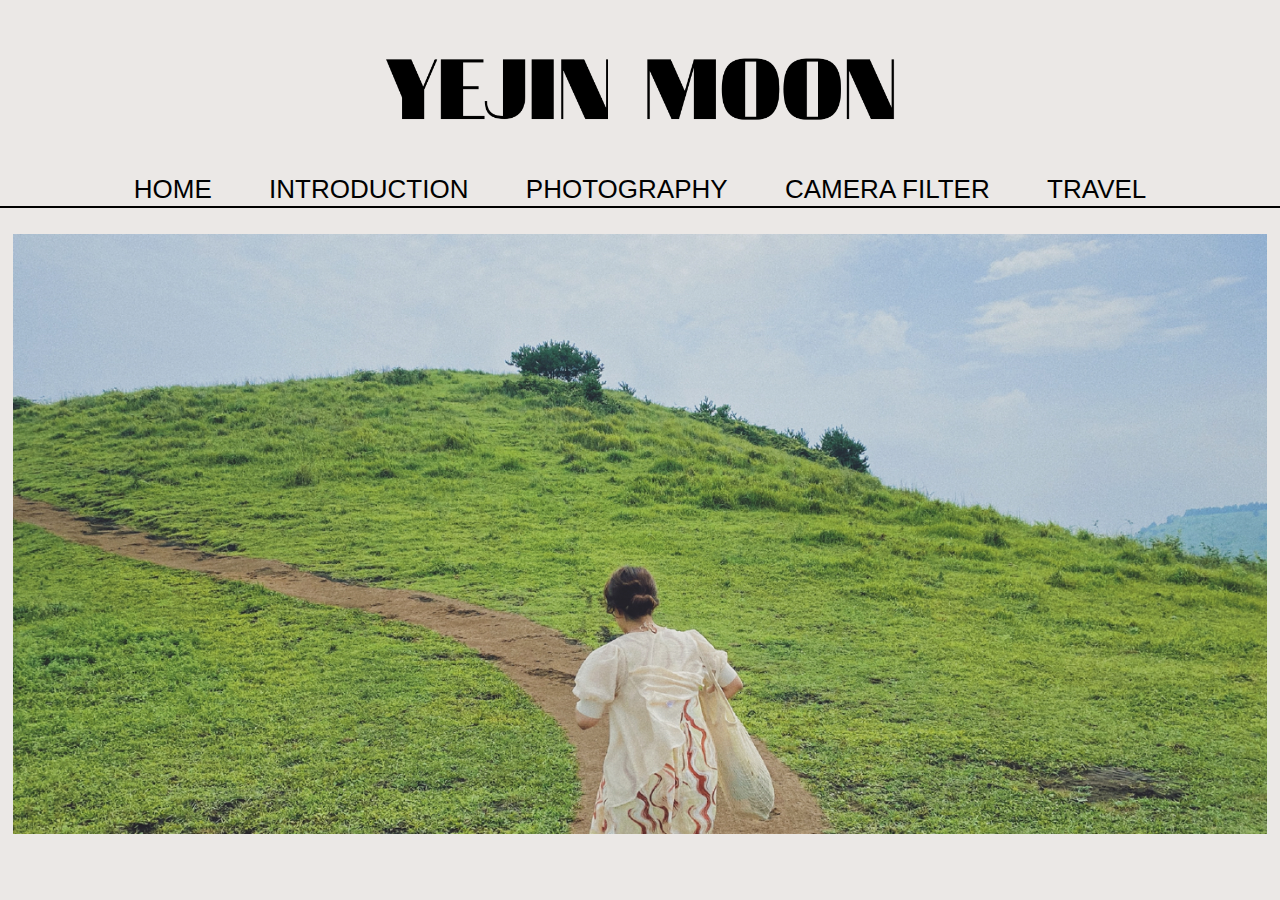
<file: index.html>
<!doctype html>
<html>
<head>
  <title>Yejin Moon</title>
  <meta charset="utf-8">

  <link rel="stylesheet" href="css/style.css">

  <script>
    window.dataLayer = window.dataLayer || [];
    function gtag(){dataLayer.push(arguments);}
    gtag('js', new Date());

    gtag('config', 'G-S90TQ358JW');
  </script>
</head>

<body>

  <div id="logo">
    <a href="index.html">
    <img src="images/logo.png" width=40%> </a>
  </div>

  <nav>
    <ul>
      <li><a href="index.html">HOME</a></li>
      <li><a href="1.introduction.html">INTRODUCTION</a></li>
      <li><a href="2.photography.html">PHOTOGRAPHY</a></li>
      <li><a href="3.insta filter.html">CAMERA FILTER</a>
        <div class="sub-menu">
          <a href="filter1.html">FILM MOOD</a>
          <a href="filter2.html">FILM MOOD BW</a>
          <a href="filter3.html">FILM MOOD 2</a>
          <a href="filter4.html">FILM MOOD FRAME</a>
          <a href="filter5.html">FILM MOOD LIGHT</a>
        </div>
      </li>
      <li><a href="4.travel.html">TRAVEL</a></li>
    </ul>
</nav>

    <div id="main">
        <p><img src="images/bg img.jpg"width="98%"></p>
    </div>
</body>
</html>
</file>
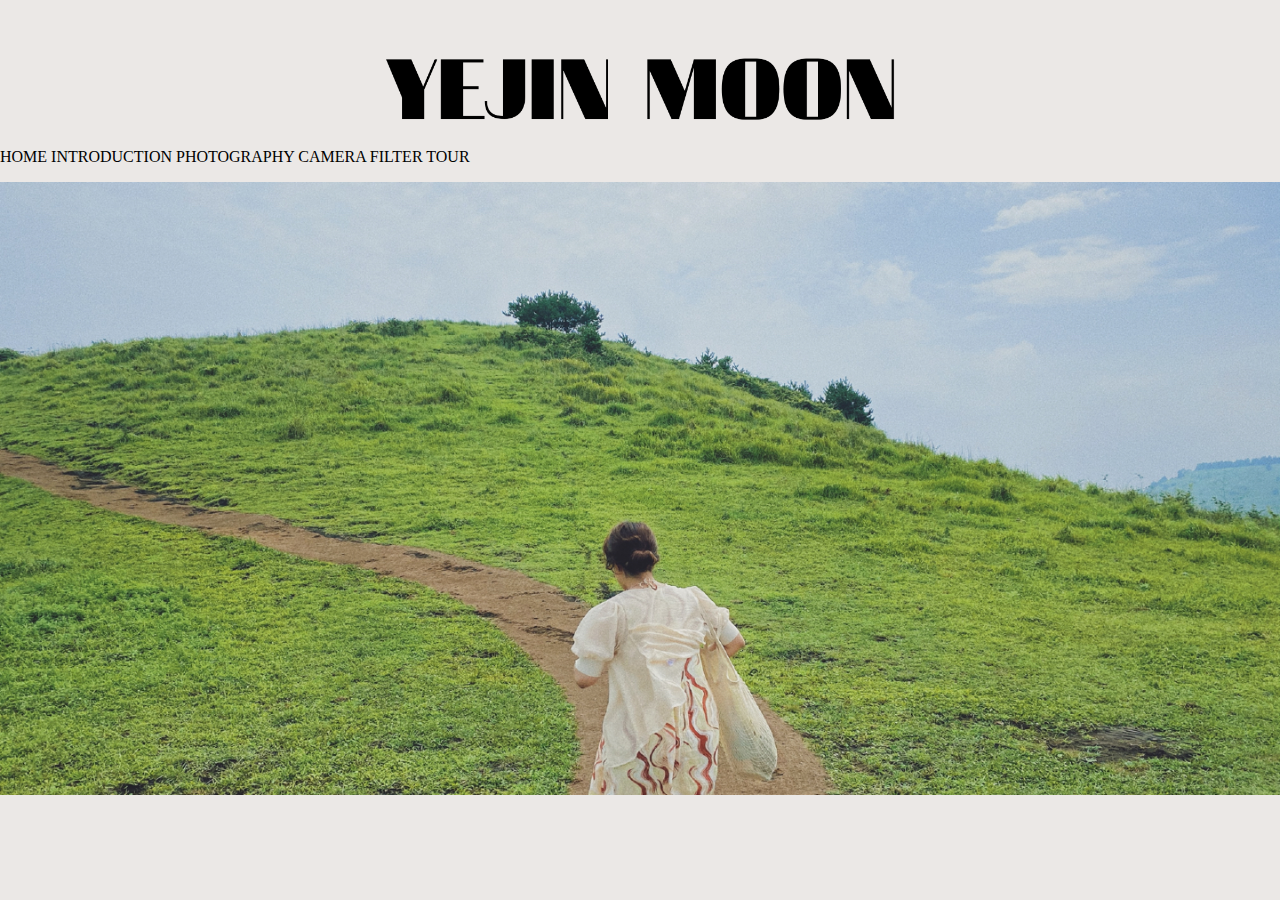
<file: 0.index.html>
<!doctype html>
<html>
<head>
  <title>Yejin Moon</title>
  <meta charset="utf-8">
  <link rel="stylesheet" href="css/style.css">
  <link rel="preconnect" href="https://fonts.gstatic.com">
  <link href="https://fonts.googleapis.com/css2?family=Playfair+Display:wght@500&family=Yeseva+One&display=swap" rel="stylesheet">
  <script>
    window.dataLayer = window.dataLayer || [];
    function gtag(){dataLayer.push(arguments);}
    gtag('js', new Date());

    gtag('config', 'G-S90TQ358JW');
  </script>
</head>

<body style="background-color:#ebe8e6;">

  <div id="logo">
    <a href="0.index.html">
    <img src="images/logo.png" width=40%> </a>
  </div>

  <div id="menu">
    <span><a href="0.index.html">HOME</a></span>
    <span><a href="1.introduction.html">INTRODUCTION</a></span>
    <span><a href="2.photography.html">PHOTOGRAPHY</a></span>
    <span><a href="3.insta filter.html">CAMERA FILTER</a></span>
    <span><a href="4.tour.html">TOUR</a></span>
  </div>

    <div id="main">
        <p><img src="images/bg img.jpg"width="100%"></p>
    </div>
</body>
</html>
</file>
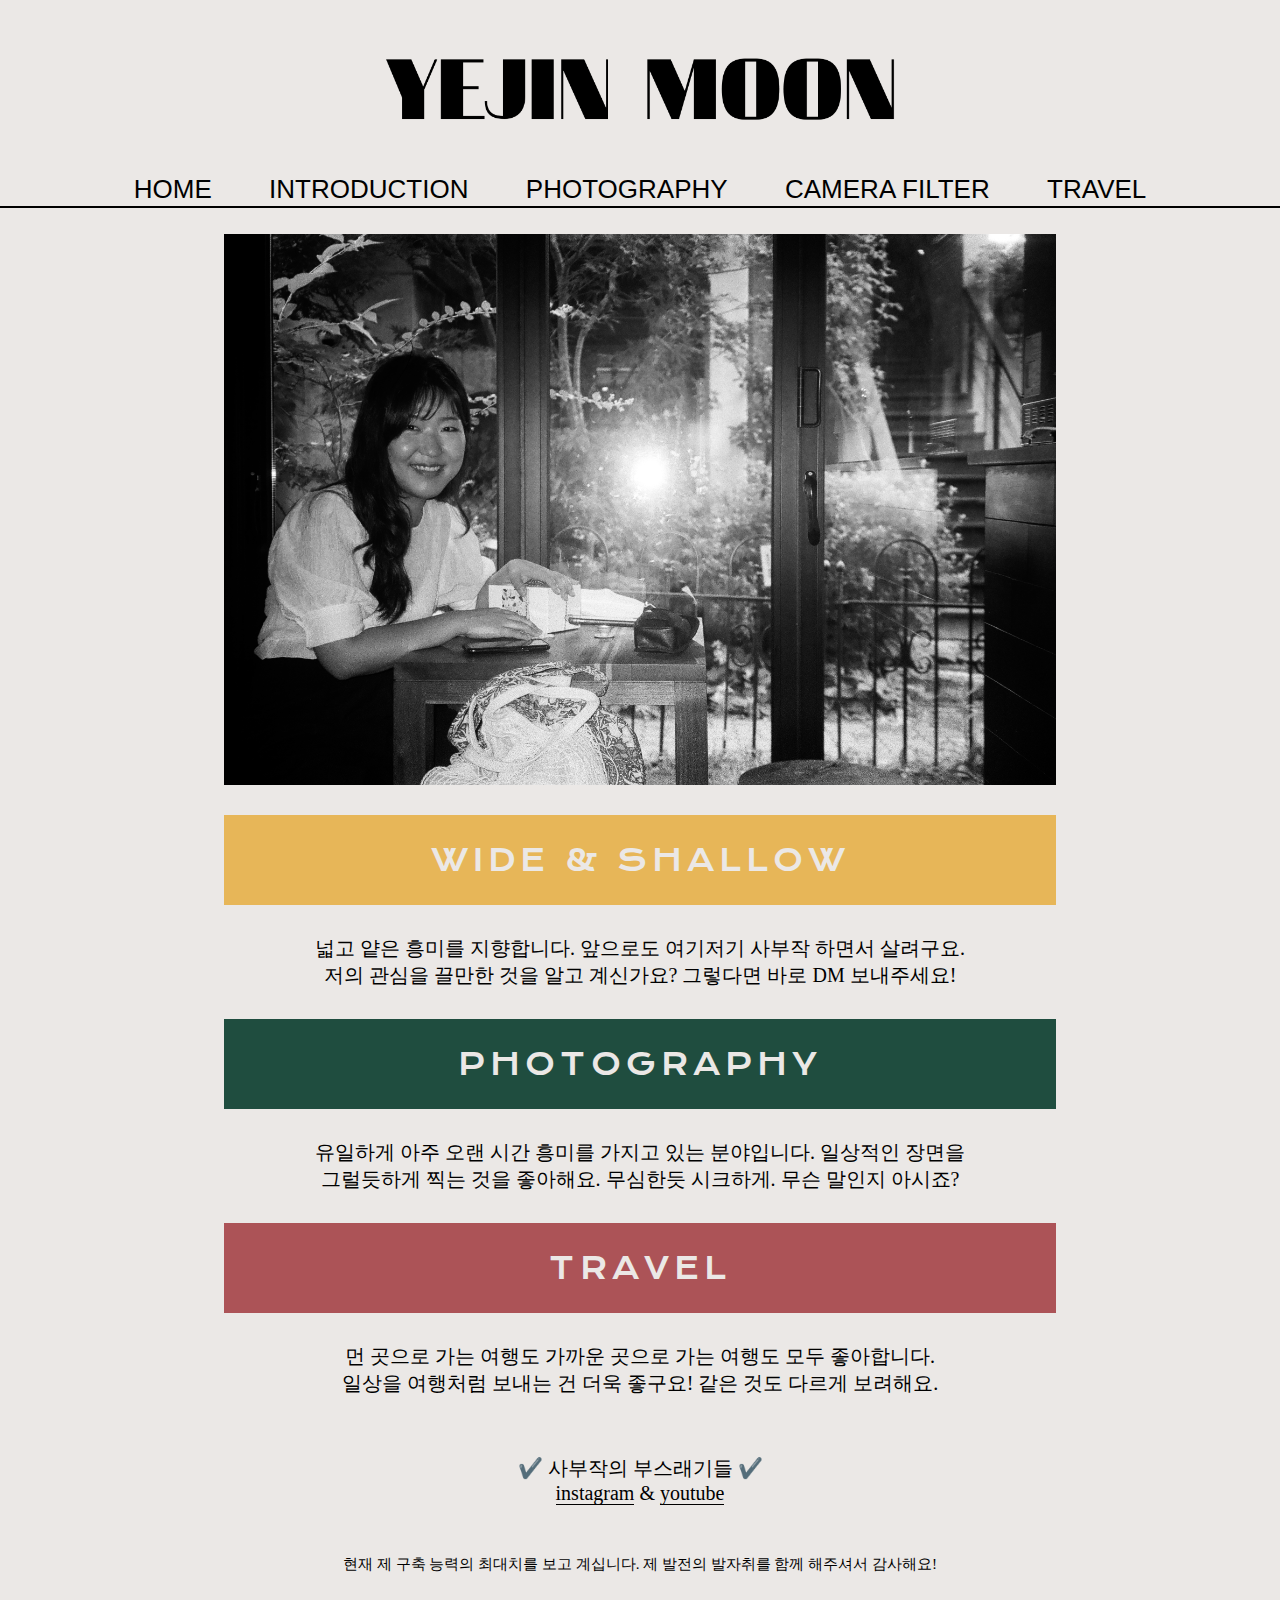
<file: 1.introduction.html>
<!DOCTYPE html>
<html>
<head>
  <title>Yejin Moon</title>
  <meta charset="utf-8">
  <link rel="stylesheet" href="css/style.css">

  <script>
    window.dataLayer = window.dataLayer || [];
    function gtag(){dataLayer.push(arguments);}
    gtag('js', new Date());

    gtag('config', 'G-S90TQ358JW');
  </script>
</head>

<body>

  <div id="logo">
    <a href="index.html">
    <img src="images/logo.png" width=40%> </a>
  </div>

  <nav>
    <ul>
      <li><a href="index.html">HOME</a></li>
      <li><a href="1.introduction.html">INTRODUCTION</a></li>
      <li><a href="2.photography.html">PHOTOGRAPHY</a></li>
      <li><a href="3.insta filter.html">CAMERA FILTER</a>
        <div class="sub-menu">
          <a href="filter1.html">FILM MOOD</a>
          <a href="filter2.html">FILM MOOD BW</a>
          <a href="filter3.html">FILM MOOD 2</a>
          <a href="filter4.html">FILM MOOD FRAME</a>
          <a href="filter5.html">FILM MOOD LIGHT</a>
        </div>
      </li>
      <li><a href="4.travel.html">TRAVEL</a></li>
    </ul>
</nav>

  <p><img src="images/introduction.jpg"width="65%"></p>

  <div class="intro_title">
    <p style="background-color:#e7b658;">
    WIDE & SHALLOW</P>
  </div>
  <div class="content-intro">
    <p>
      넓고 얕은 흥미를 지향합니다. 앞으로도 여기저기 사부작 하면서 살려구요.<br> 저의 관심을 끌만한 것을 알고 계신가요? 그렇다면 바로 DM 보내주세요!
    </p>
  </div>

  <div class="intro_title">
    <p style="background-color:#1f4d3f;">
    PHOTOGRAPHY</P>
  </div>
  <div class="content-intro">
    <p>
      유일하게 아주 오랜 시간 흥미를 가지고 있는 분야입니다. 일상적인 장면을<br>그럴듯하게 찍는 것을 좋아해요. 무심한듯 시크하게. 무슨 말인지 아시죠?
    </p>
  </div>

  <div class="intro_title">
    <p style="background-color:#ac5357;">
    TRAVEL</P>
  </div>
  <div class="content-intro">
    <p>
      먼 곳으로 가는 여행도 가까운 곳으로 가는 여행도 모두 좋아합니다.<br>일상을 여행처럼 보내는 건 더욱 좋구요! 같은 것도 다르게 보려해요.
    </p>
  </div>
  <br>
  <div class="content-intro">
    <p>✔️ 사부작의 부스래기들 ✔️<br><a href="https://www.instagram.com/diana_moooon/"
    target="_blank"
    style="border-bottom:1px solid;">
    instagram</a> &
    <a href="https://www.youtube.com/user/dpwls2588/"
    target="_blank"
    style="border-bottom:1px solid;">
     youtube</a>
    </p>
  </div>

  <div class="last_add">
      현재 제 구축 능력의 최대치를 보고 계십니다. 제 발전의 발자취를 함께 해주셔서 감사해요!
  </div>


    </body>
</html>
</file>
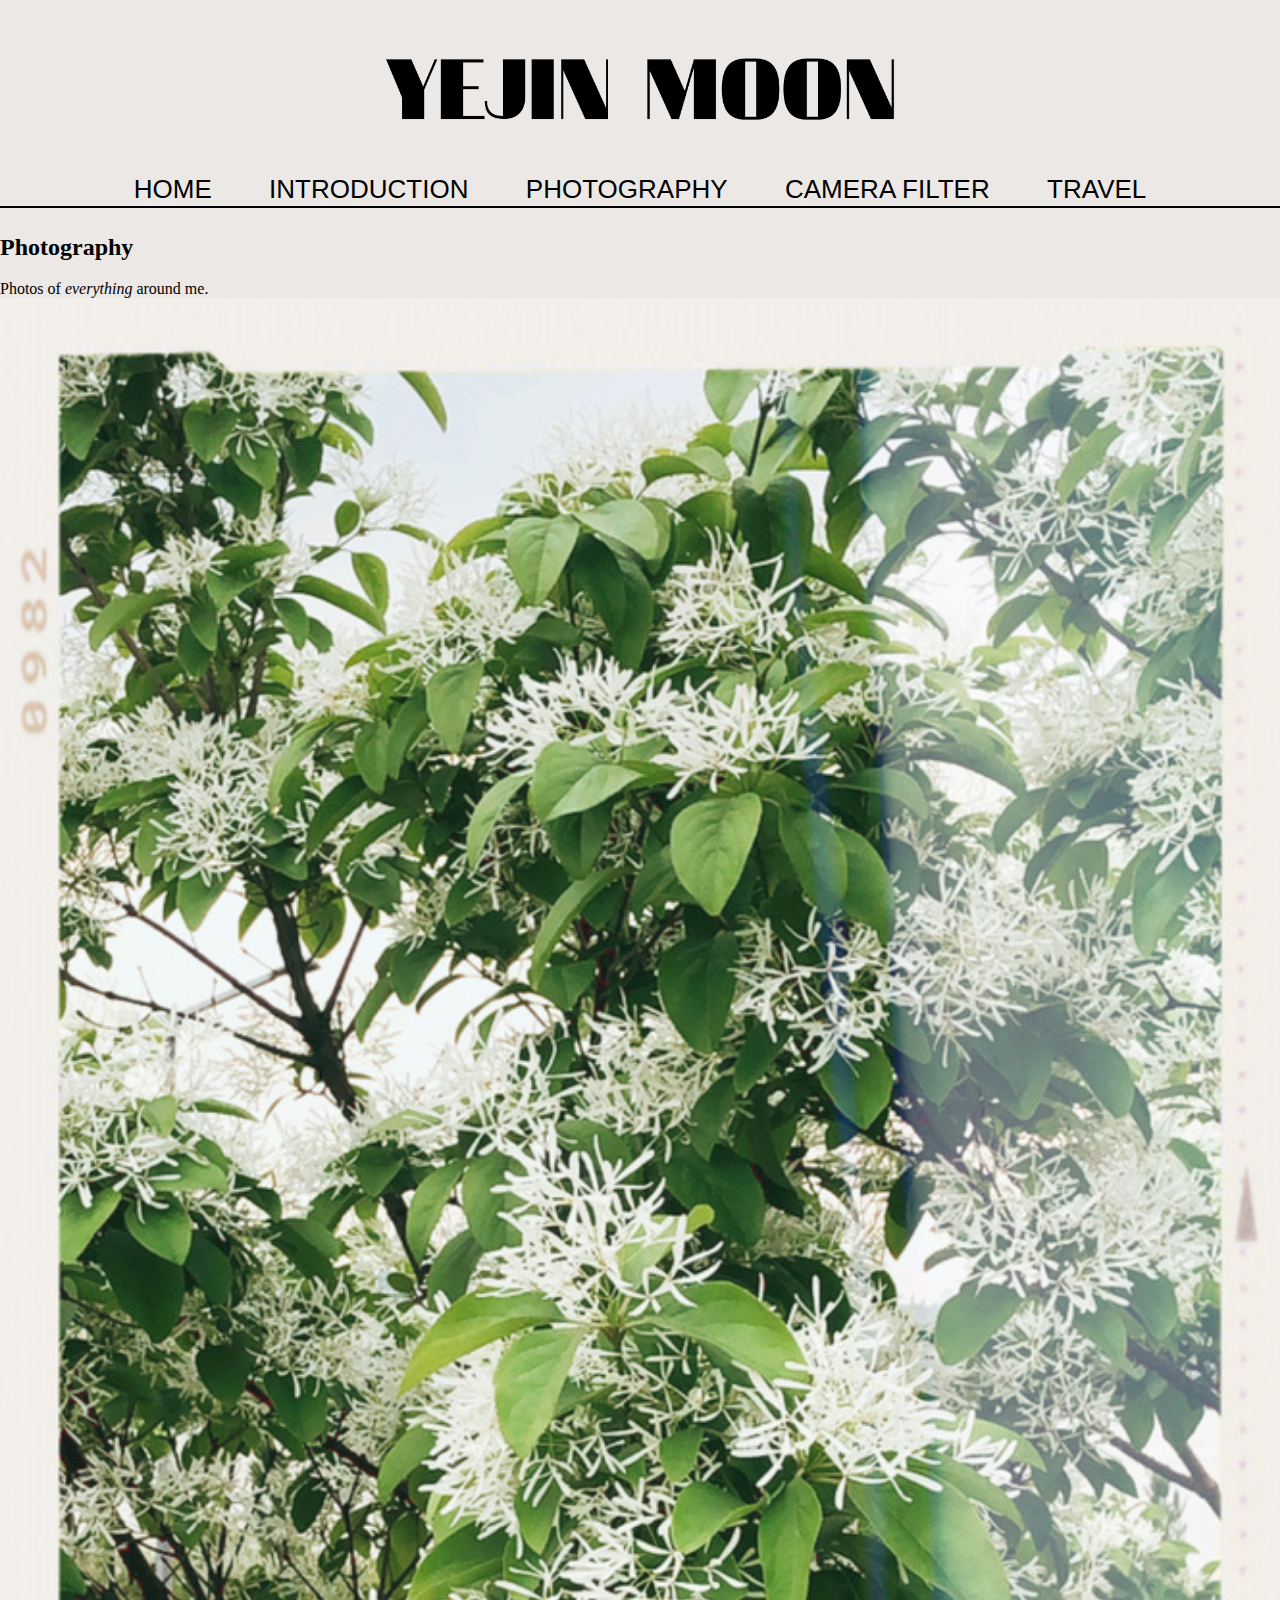
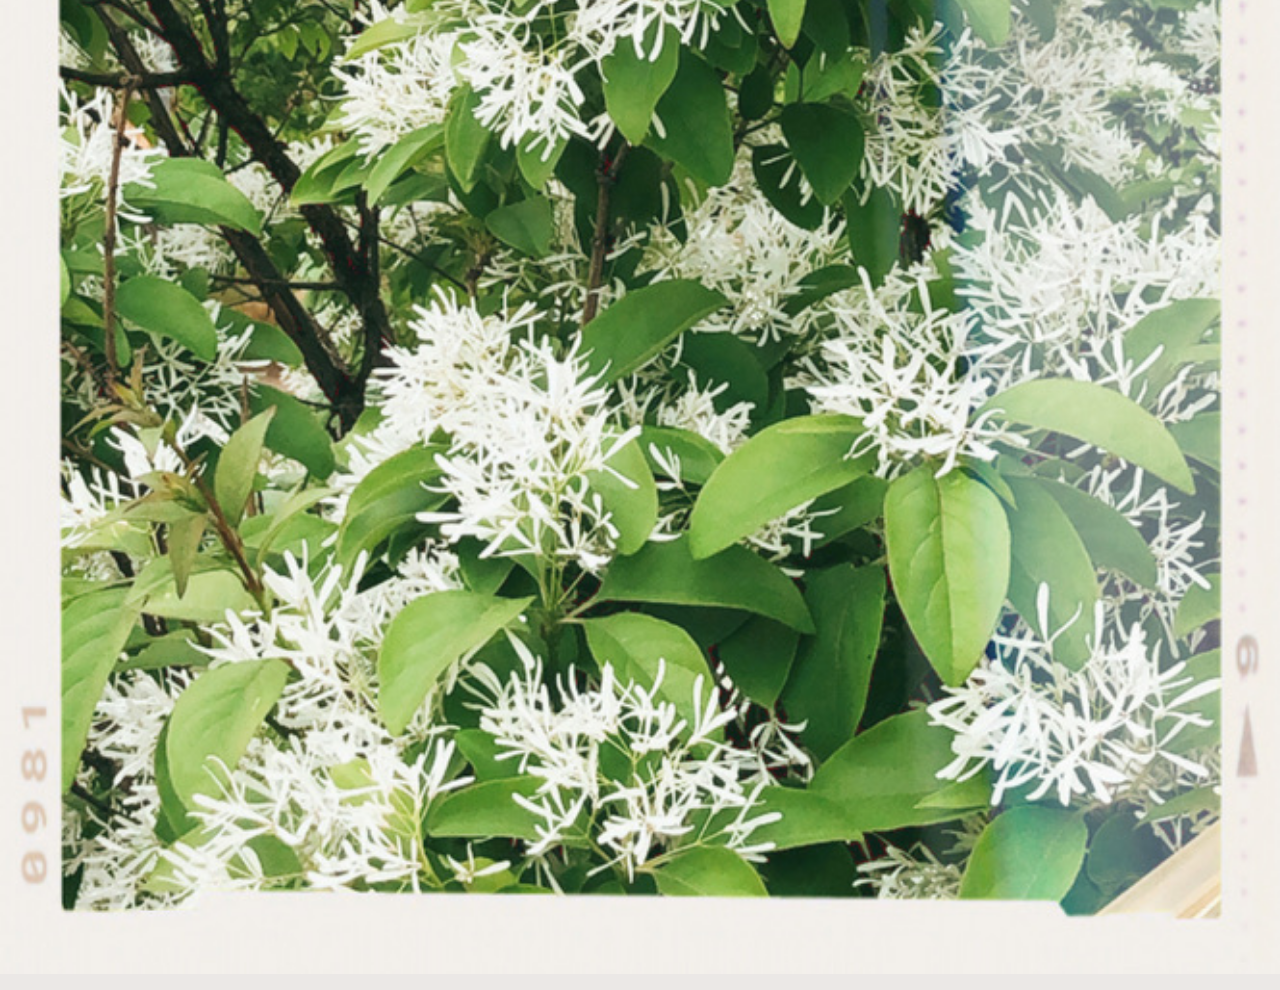
<file: 2.photography.html>
<!doctype html>
<html>
<head>
  <title>Diana Moooon - Photography</title>
  <link rel="stylesheet" href="css/style.css">
  <meta charset="utf-8">

  <!-- Global site tag (gtag.js) - Google Analytics -->
  <script async src="https://www.googletagmanager.com/gtag/js?id=G-S90TQ358JW"></script>
  <script>
    window.dataLayer = window.dataLayer || [];
    function gtag(){dataLayer.push(arguments);}
    gtag('js', new Date());

    gtag('config', 'G-S90TQ358JW');
  </script>
</head>

<body>

  <div id="logo">
    <a href="index.html">
      <img src="images/logo.png" width=40%> </a>
  </div>

  <nav>
    <ul>
      <li><a href="index.html">HOME</a></li>
      <li><a href="1.introduction.html">INTRODUCTION</a></li>
      <li><a href="2.photography.html">PHOTOGRAPHY</a></li>
      <li><a href="3.insta filter.html">CAMERA FILTER</a>
        <div class="sub-menu">
          <a href="filter1.html">FILM MOOD</a>
          <a href="filter2.html">FILM MOOD BW</a>
          <a href="filter3.html">FILM MOOD 2</a>
          <a href="filter4.html">FILM MOOD FRAME</a>
          <a href="filter5.html">FILM MOOD LIGHT</a>
        </div>
      </li>
      <li><a href="4.travel.html">TRAVEL</a></li>
    </ul>
  </nav>

  <div id="article">
    <h2>Photography</h2>
    <p>Photos of <i>everything</i> around me.<br>
    <img src="photo.jpeg"width="100%">
    </p>
  </div>

</body>
</html>
</file>
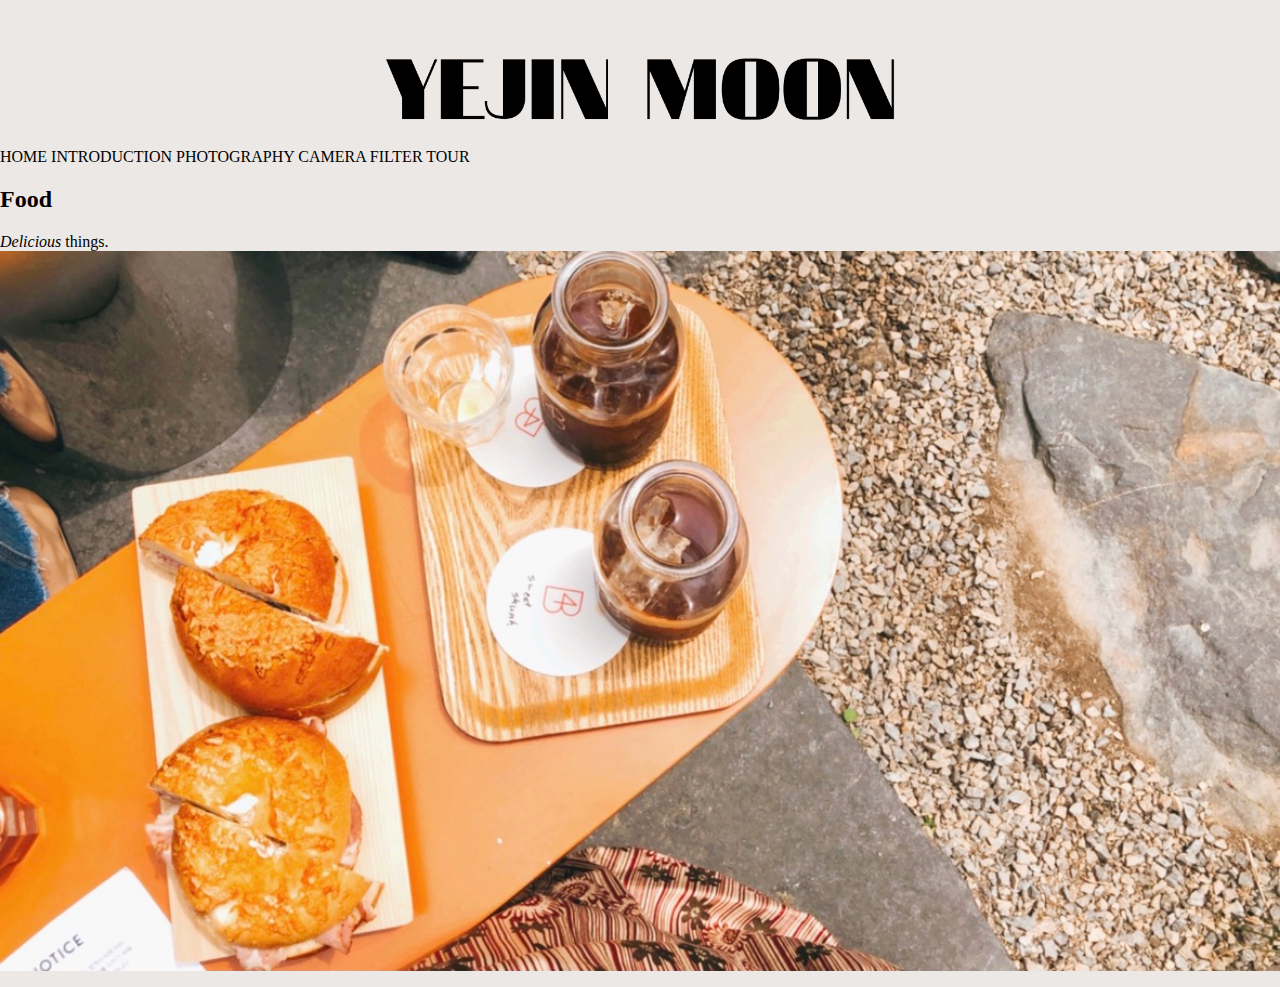
<file: 4.tour.html>
<!doctype html>
<html>
<head>
  <title>Diana Moooon - Food</title>
  <link rel="stylesheet" href="css/style.css">
  <link rel="preconnect" href="https://fonts.gstatic.com">
  <link href="https://fonts.googleapis.com/css2?family=Playfair+Display:wght@500&family=Yeseva+One&display=swap" rel="stylesheet">
  <meta charset="utf-8">
  <!-- Global site tag (gtag.js) - Google Analytics -->
  <script async src="https://www.googletagmanager.com/gtag/js?id=G-S90TQ358JW"></script>
  <script>
    window.dataLayer = window.dataLayer || [];
    function gtag(){dataLayer.push(arguments);}
    gtag('js', new Date());

    gtag('config', 'G-S90TQ358JW');
  </script>
</head>

<body style="background-color:#ebe8e6;">

    <div id="logo">
      <a href="index.html">
      <img src="images/logo.png" width=40%> </a>
    </div>

    <div id="menu">
      <span><a href="index.html">HOME</a></span>
      <span><a href="1.introduction.html">INTRODUCTION</a></span>
      <span><a href="2.photography.html">PHOTOGRAPHY</a></span>
      <span><a href="3.insta filter.html">CAMERA FILTER</a></span>
      <span><a href="4.tour.html">TOUR</a></span>
    </div>

      <div id="article">
      <h2>Food</h2>
      <p><i>Delicious</i> things.<br>
      <img src="food.jpeg"width="100%">
      </p>
    </div>
  </div>

</body>
</html>
</file>
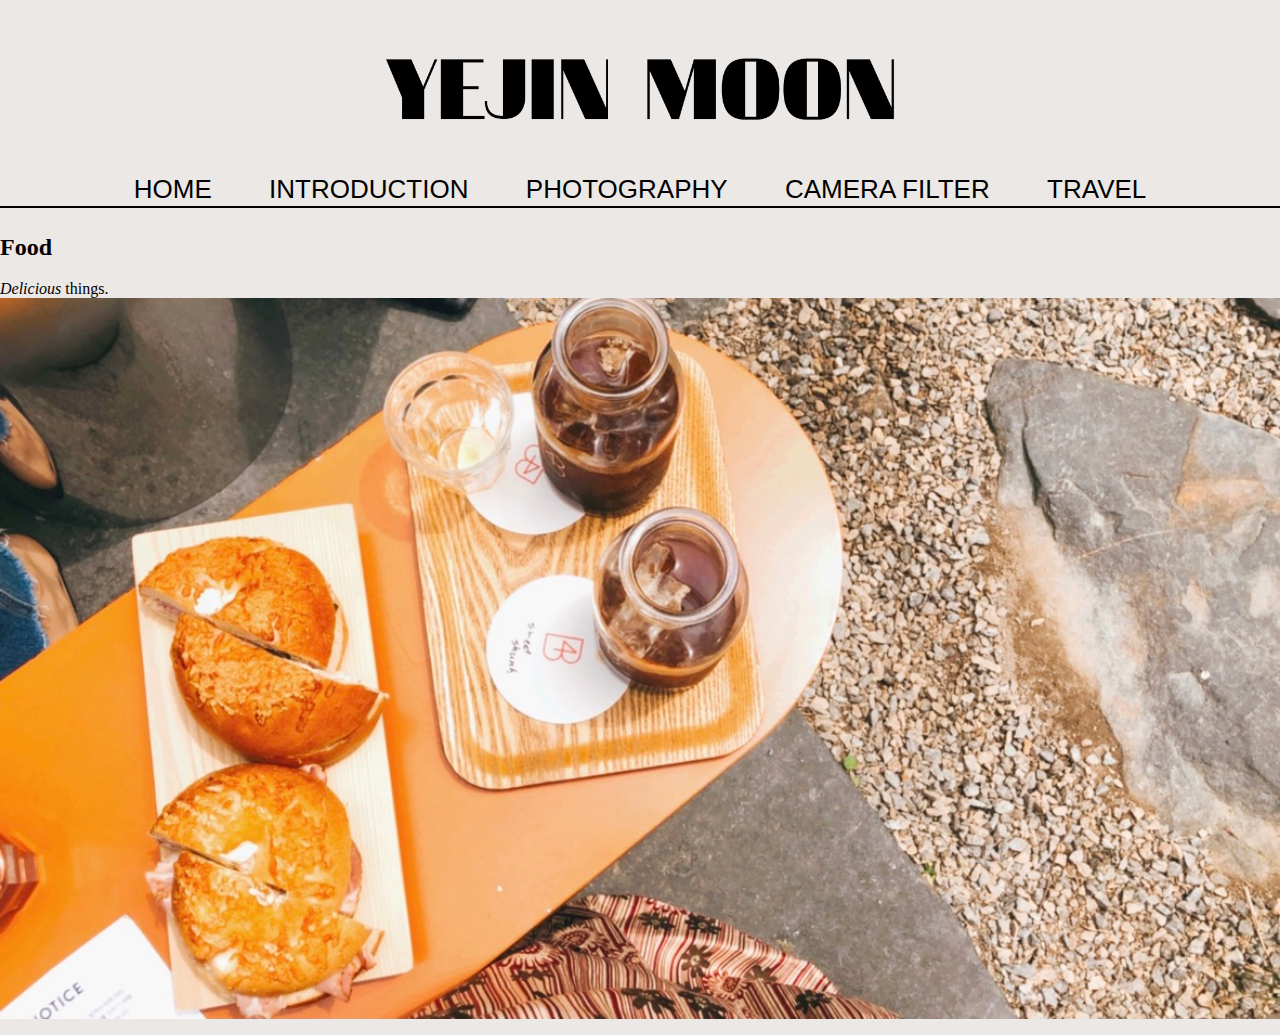
<file: 4.travel.html>
<!doctype html>
<html>
<head>
  <title>Diana Moooon - Food</title>
  <meta charset="utf-8">
  <link rel="stylesheet" href="css/style.css">

  <!-- Global site tag (gtag.js) - Google Analytics -->
  <script async src="https://www.googletagmanager.com/gtag/js?id=G-S90TQ358JW"></script>
  <script>
    window.dataLayer = window.dataLayer || [];
    function gtag(){dataLayer.push(arguments);}
    gtag('js', new Date());

    gtag('config', 'G-S90TQ358JW');
  </script>
</head>

<body>

    <div id="logo">
      <a href="index.html">
      <img src="images/logo.png" width=40%> </a>
    </div>

    <nav>
      <ul>
        <li><a href="index.html">HOME</a></li>
        <li><a href="1.introduction.html">INTRODUCTION</a></li>
        <li><a href="2.photography.html">PHOTOGRAPHY</a></li>
        <li><a href="3.insta filter.html">CAMERA FILTER</a>
          <div class="sub-menu">
            <a href="filter1.html">FILM MOOD</a>
            <a href="filter2.html">FILM MOOD BW</a>
            <a href="filter3.html">FILM MOOD 2</a>
            <a href="filter4.html">FILM MOOD FRAME</a>
            <a href="filter5.html">FILM MOOD LIGHT</a>
          </div>
        </li>
        <li><a href="4.travel.html">TRAVEL</a></li>
      </ul>
  </nav>

      <div id="article">
      <h2>Food</h2>
      <p><i>Delicious</i> things.<br>
      <img src="food.jpeg"width="100%">
      </p>
    </div>
  </div>

</body>
</html>
</file>
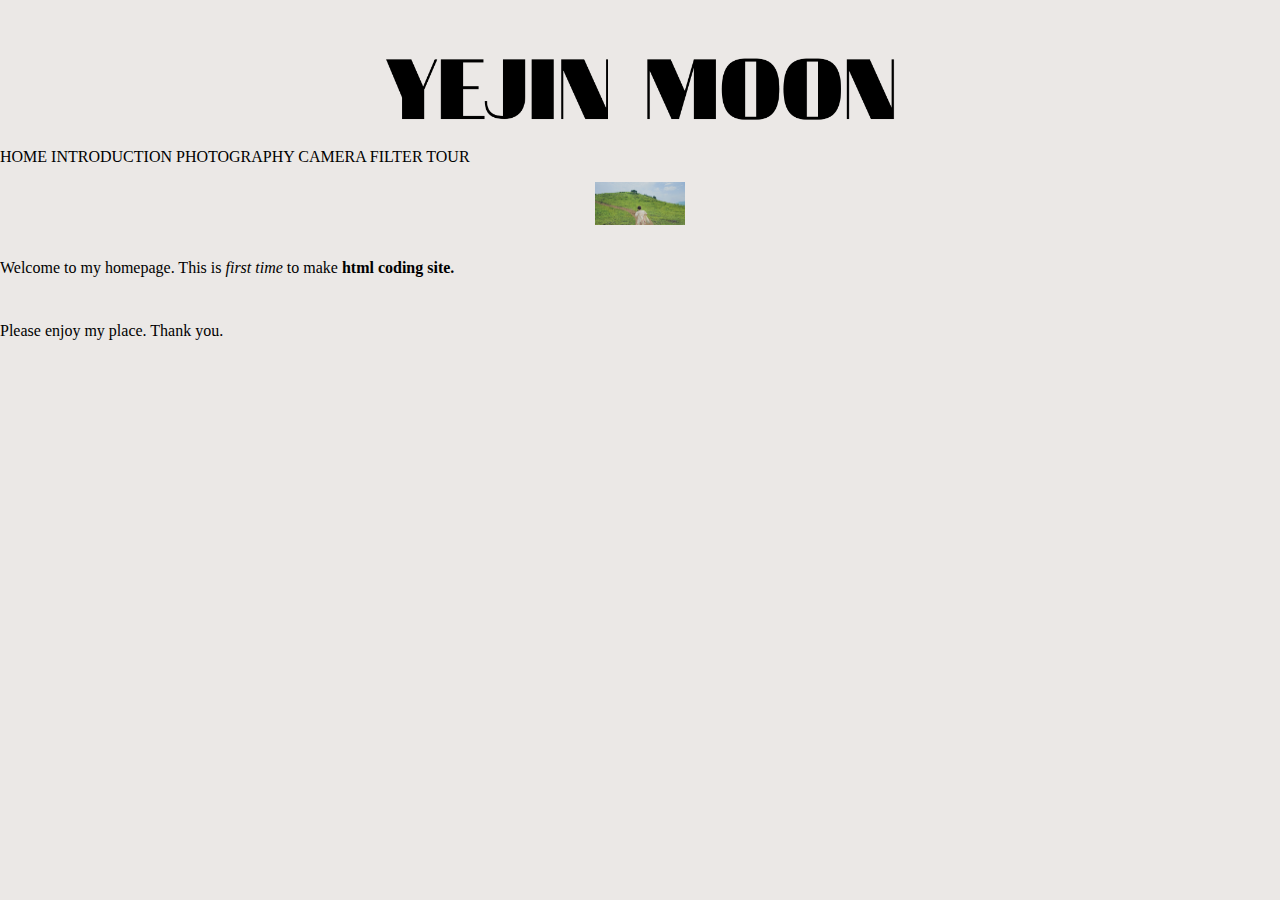
<file: index_bg.html>
<!doctype html>
<html>
<head>
  <title>Yejin Moon</title>
  <meta charset="utf-8">
  <link rel="stylesheet" href="css/style.css">
  <script>
    window.dataLayer = window.dataLayer || [];
    function gtag(){dataLayer.push(arguments);}
    gtag('js', new Date());

    gtag('config', 'G-S90TQ358JW');
  </script>
</head>

<body style="background-color:#ebe8e6;">

  <div id="logo">
    <a href="index.html">
    <img src="images/logo.png" width=40%> </a>
  </div>

  <div id="menu">
    <span><a href="index.html">HOME</a></span>
    <span><a href="introduction.html">INTRODUCTION</a></span>
    <span><a href="Photo.html">PHOTOGRAPHY</a></span>
    <span><a href="Insta Filter.html">CAMERA FILTER</a></span>
    <span><a href="Food.html">  TOUR</a></span>
  </div>

    <div id="article">
        <p><img src="images/bg img.jpg"width="90-b%"><br></p>
        <p>Welcome to my homepage. This is <i>first time</i> to make <strong>html coding site.</strong></p>
        <p style="margin-top:45px;">Please enjoy my place. Thank you.</p>
        <p>
          <iframe width="560" height="315" src="https://www.youtube.com/embed/zPgKuzpPXP0" title="YouTube video player" frameborder="0" allow="accelerometer; autoplay; clipboard-write; encrypted-media; gyroscope; picture-in-picture" allowfullscreen></iframe>
        </p>
   </div>

        <div id="disqus_thread"></div>
      <script>
          /**
          *  RECOMMENDED CONFIGURATION VARIABLES: EDIT AND UNCOMMENT THE SECTION BELOW TO INSERT DYNAMIC VALUES FROM YOUR PLATFORM OR CMS.
          *  LEARN WHY DEFINING THESE VARIABLES IS IMPORTANT: https://disqus.com/admin/universalcode/#configuration-variables    */
          /*
          var disqus_config = function () {
          this.page.url = PAGE_URL;  // Replace PAGE_URL with your page's canonical URL variable
          this.page.identifier = PAGE_IDENTIFIER; // Replace PAGE_IDENTIFIER with your page's unique identifier variable
          };
          */
          (function() { // DON'T EDIT BELOW THIS LINE
          var d = document, s = d.createElement('script');
          s.src = 'https://dianamoon.disqus.com/embed.js';
          s.setAttribute('data-timestamp', +new Date());
          (d.head || d.body).appendChild(s);
          })();
      </script>
      <noscript>Please enable JavaScript to view the <a href="https://disqus.com/?ref_noscript">comments powered by Disqus.</a></noscript>
</body>
</html>
</file>
<file: css/style.css>
@import url('https://fonts.googleapis.com/css2?family=Krona+One&family=Nanum+Gothic+Coding&family=Syncopate:wght@400;700&display=swap');

body {
  margin:0;
  background-color:#ebe8e6;
}
a {
  color:black;
  text-decoration: none;
}

img {
  display: block;
  margin-left: auto;
  margin-right: auto;
}

ul {
  list-style-type: none;
  padding-left: 1%;
  padding-right: 1%;
}

.intro_title {
  text-align: center;
  font-size: 30px;
  font-family: "Krona One", bold;
  color: #ebe8e6;
  letter-spacing: 5px;
  display: block;
  width: 65%;
  margin: auto;
  line-height: 300%;
}

.last_add {
  font-family: "DNanum Gothic Coding", regular;
  font-size: 15px;
  display: block;
  text-align: center;
  margin-top: 50px;
  margin-bottom: 80px;
}
.content-intro {
  font-family: "DNanum Gothic Coding", regular;
  font-size: 20px;
  display: block;
  text-align: center;
}


#logo{
  text-align: center;
  width:100%;
  padding-top: 30px;
  padding-bottom: 0px;
}

nav {
  width: 100%;
}

nav ul {
  font-family: "Syncopate",sans-serif;
  list-style-type: none;
  font-size:26px;
  text-align: center;
  font-weight: 600;
  position: relative;
  border-bottom: 2px solid black;
  font-weight: 400;
}
nav ul li {
  display: inline-block;
  cursor: pointer;
  position: relative;
  line-height: 120%;
  margin-left: 2%;
  margin-right: 2%;
}

.sub-menu {
  position: absolute;
  background-color: #ebe8e6;
  min-width: 100%;
  display: none;
  z-index: 9999;
}

.sub-menu a {
  padding: 1% 1%;
  text-decoration: none;
  display: block;
  font-size: 22px;
  border-bottom: 2px solid black;
  }

.sub-menu a:first-child {
  border-top: 2px solid black;
}

nav ul li:hover {
  background-color: inherit;
}

nav ul li:hover .sub-menu {display: block;}
.sub-menu a:hover {background-color: #e0dedd;}

.filter-list {
  display: block;
  font-family:"Krona One", sans-serif;
  font-size: 70px;
  font-weight: 200;
  line-height: 110%;
  width: 100%;
  border-top: 2px solid black;
  border-left: 2px solid black;
  border-right: 2px solid black;
  position: relative;
  text-align: center;
}
.filter-list:last-child {
  border-bottom: 2px solid black;
}
.filter-list-content {
  font-family:"Syncopate", sans-serif;
  font-size: 20px;
  font-weight: 100;
  line-height: 110%;
  letter-spacing: 0.5em;

}

.filter-list::before {
  content: "";
  background-size: cover;
  width: 100%;
  position: absolute;
  left: 0px;
  right: 0px;
  top: 0px;
  bottom: 0px;
  opacity: 0.1;
  transition: 0.3s;
}

.filter-list:nth-child(1)::before {
  background: url("../images/camera filter/filter1.jpg");}
.filter-list:nth-child(2)::before {
  background: url("../images/camera filter/filter2.jpeg");}
.filter-list:nth-child(3)::before {
  background: url("../images/camera filter/filter3.jpeg");}
.filter-list:nth-child(4)::before {
  background: url("../images/camera filter/filter4.jpg");}
.filter-list:nth-child(5)::before {
  background: url("../images/camera filter/filter5.png");}
.filter-list a,div {
  position: relative;
}

.filter-list:hover::before {opacity: 1; filter: brightness(0.5);}
.filter-list a:hover {color: #ebe8e6;}

.filter-title {
  font-family:"Krona One", sans-serif;
  color: #ebe8e6;
  width: 98%;
  font-size: 70px;
  font-weight: 200;
  line-height: 110%;
  text-align: center;
  margin: auto;
}


.grid {
  display: grid;
  grid-template-rows:
    repeat(8, 180px);
  grid-template-columns:
    repeat(3, 1fr);
  grid-gap: 5px;
}

.item:nth-child(1) {
  grid-row: 1 / 4;
}

.item:nth-child(2) {
  grid-column: 2 / 4;
  grid-row: 1 / 3;
}

.item:nth-child(3) {
  grid-column: 3 / 4;
  grid-row: 3 / 5;
}

.item:nth-child(4) {
  grid-column: 2 / 3;
  grid-row: 3 / 4;
}

.item:nth-child(5) {
  grid-column: 1 / 3;
  grid-row: 4 / 5;
}

.item:nth-child(6) {
  grid-column: 1 / 2;
  grid-row: 5 / 8;
}

.item:nth-child(7) {
  grid-column: 2 / 4;
  grid-row: 5 / 6;
}

.item:nth-child(8) {
  grid-column: 3 / 4;
  grid-row: 6 / 9;
}

.item:nth-child(9) {
  grid-column: 2 / 3;
  grid-row: 6 / 8;
}

.item:nth-child(10) {
  grid-column: 1 / 3;
  grid-row: 8 / 9;
}
/* styling code */

.grid {
  margin:20px auto;
  max-width:70%;
}

.grid > .item {
  background-position: center;
  background-repeat: no-repeat;
  background-size: cover;
}
</file>
